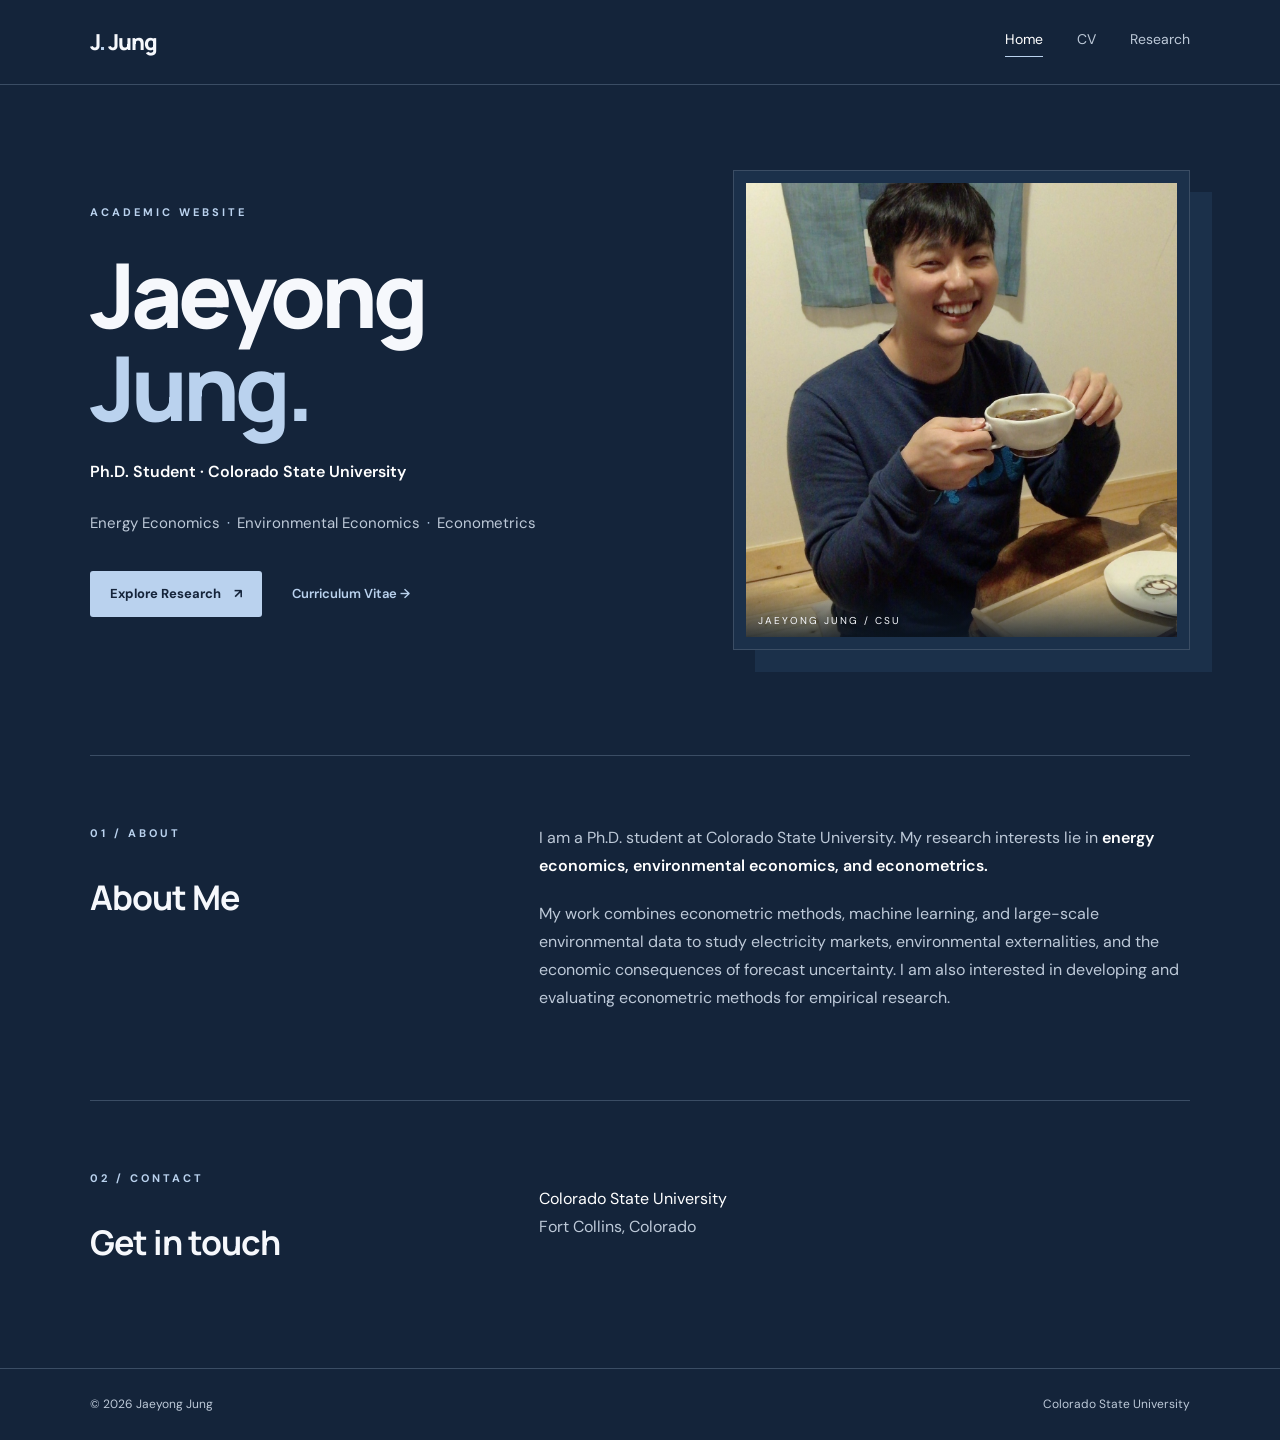
<file: index.html>
<!DOCTYPE html>
<html lang="en">

<head>
  <meta charset="UTF-8">
  <meta name="viewport" content="width=device-width, initial-scale=1.0">

  <meta
    name="description"
    content="Academic website of Jaeyong Jung, Ph.D. student at Colorado State University."
  >

  <title>Jaeyong Jung | Academic Website</title>

  <link rel="stylesheet" href="style.css">
</head>

<body>

  <!-- Header -->
  <header class="top">
    <div class="container nav">

      <a class="logo" href="index.html">
        J<span>.</span> Jung
      </a>

      <nav aria-label="Main navigation">
        <a href="index.html" aria-current="page">Home</a>
        <a href="cv.html">CV</a>
        <a href="research.html">Research</a>
      </nav>

    </div>
  </header>


  <!-- Main Content -->
  <main class="container">

    <!-- Hero Section -->
    <section class="hero">

      <div class="hero-copy">

        <p class="eyebrow">
          ACADEMIC WEBSITE
        </p>

        <h1>
          Jaeyong<br>
          <em>Jung.</em>
        </h1>

        <p class="role">
          Ph.D. Student · Colorado State University
        </p>

        <p class="hero-text">
          Energy Economics
          <span>·</span>
          Environmental Economics
          <span>·</span>
          Econometrics
        </p>

        <div class="hero-links">

          <a class="button" href="research.html">
            Explore Research
            <span aria-hidden="true">↗</span>
          </a>

          <a class="text-link" href="cv.html">
            Curriculum Vitae →
          </a>

        </div>

      </div>


      <!-- Profile Photo -->
      <div class="portrait-frame">

        <img
          src="assets/portrait-candid.jpg"
          alt="Portrait of Jaeyong Jung"
          loading="eager"
        >

        <div class="photo-label">
          JAEYONG JUNG / CSU
        </div>

      </div>

    </section>


    <!-- About Me -->
    <section class="about-grid">

      <div>

        <p class="eyebrow">
          01 / ABOUT
        </p>

        <h2>
          About Me
        </h2>

      </div>

      <div class="about-copy">

        <p>
          I am a Ph.D. student at Colorado State University.
          My research interests lie in
          <strong>
            energy economics, environmental economics,
            and econometrics.
          </strong>
        </p>

        <p>
          My work combines econometric methods, machine learning,
          and large-scale environmental data to study electricity
          markets, environmental externalities, and the economic
          consequences of forecast uncertainty.
          I am also interested in developing and evaluating
          econometric methods for empirical research.
        </p>

      </div>

    </section>


    <!-- Contact -->
    <section class="contact-section">

      <div>

        <p class="eyebrow">
          02 / CONTACT
        </p>

        <h2>
          Get in touch
        </h2>

      </div>

      <p>
        Colorado State University<br>
        <span class="muted">
          Fort Collins, Colorado
        </span>
      </p>

    </section>

  </main>


  <!-- Footer -->
  <footer>

    <div class="container foot">

      <span>
        © 2026 Jaeyong Jung
      </span>

      <span>
        Colorado State University
      </span>

    </div>

  </footer>

</body>
</html>
</file>
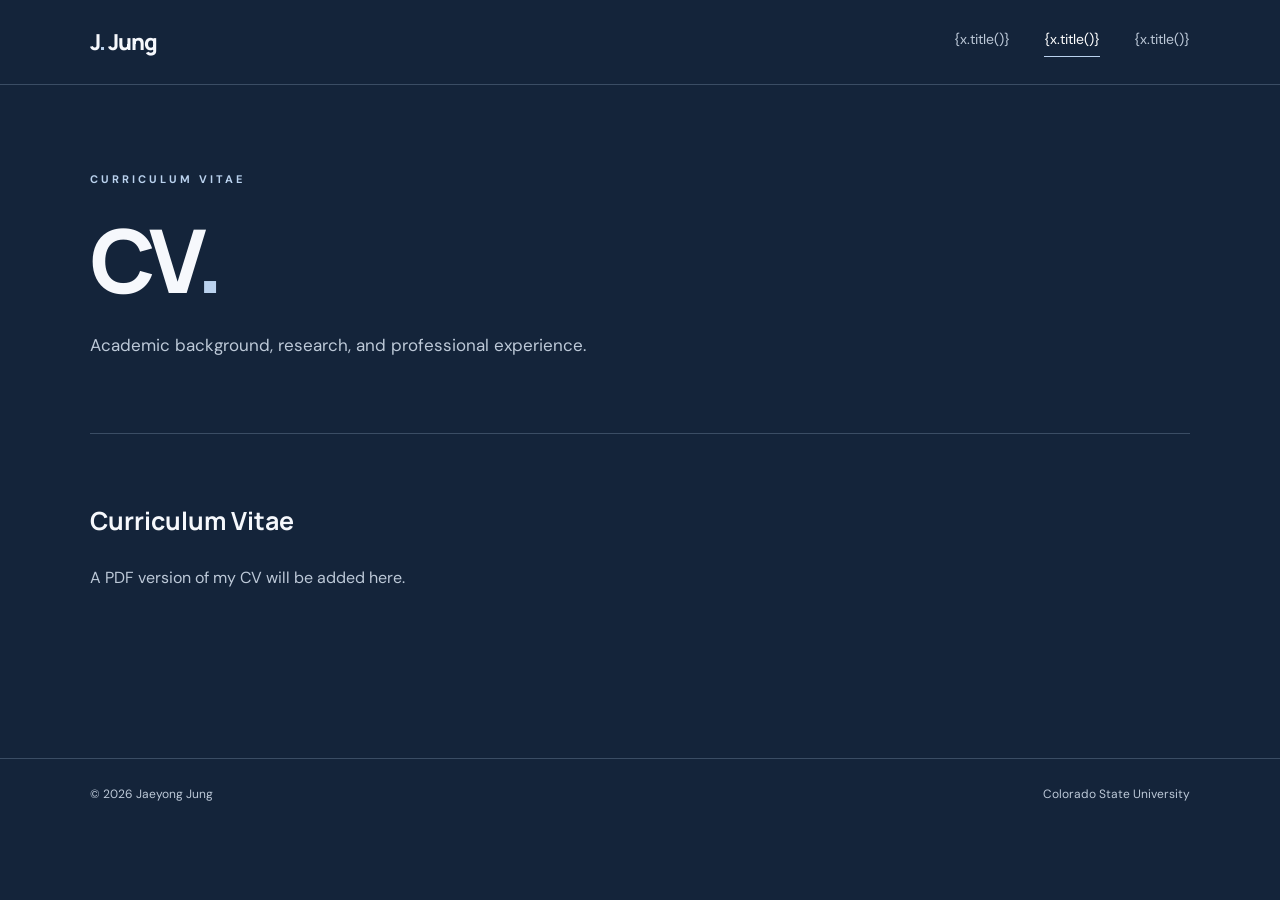
<file: cv.html>
<!doctype html><html lang="en"><head><meta charset="utf-8"><meta name="viewport" content="width=device-width,initial-scale=1"><meta name="description" content="Academic website of Jaeyong Jung, Ph.D. student at Colorado State University."><title>CV | Jaeyong Jung</title><link rel="stylesheet" href="style.css"></head><body><header class="top"><div class="container nav"><a class="logo" href="index.html">J<span>.</span> Jung</a><nav aria-label="Main navigation"><a href="index.html" >{x.title()}</a><a href="cv.html" aria-current="page">{x.title()}</a><a href="research.html" >{x.title()}</a></nav></div></header><main class="container"><section class="page-heading"><p class="eyebrow">CURRICULUM VITAE</p><h1>CV<span class="period">.</span></h1><p class="lede">Academic background, research, and professional experience.</p></section><section class="panel"><h2>Curriculum Vitae</h2><p class="muted">A PDF version of my CV will be added here.</p><!-- Place CV PDF in assets/Jaeyong_Jung_CV.pdf, then add a link here. --></section></main><footer><div class="container foot"><span>© 2026 Jaeyong Jung</span><span>Colorado State University</span></div></footer></body></html>
</file>
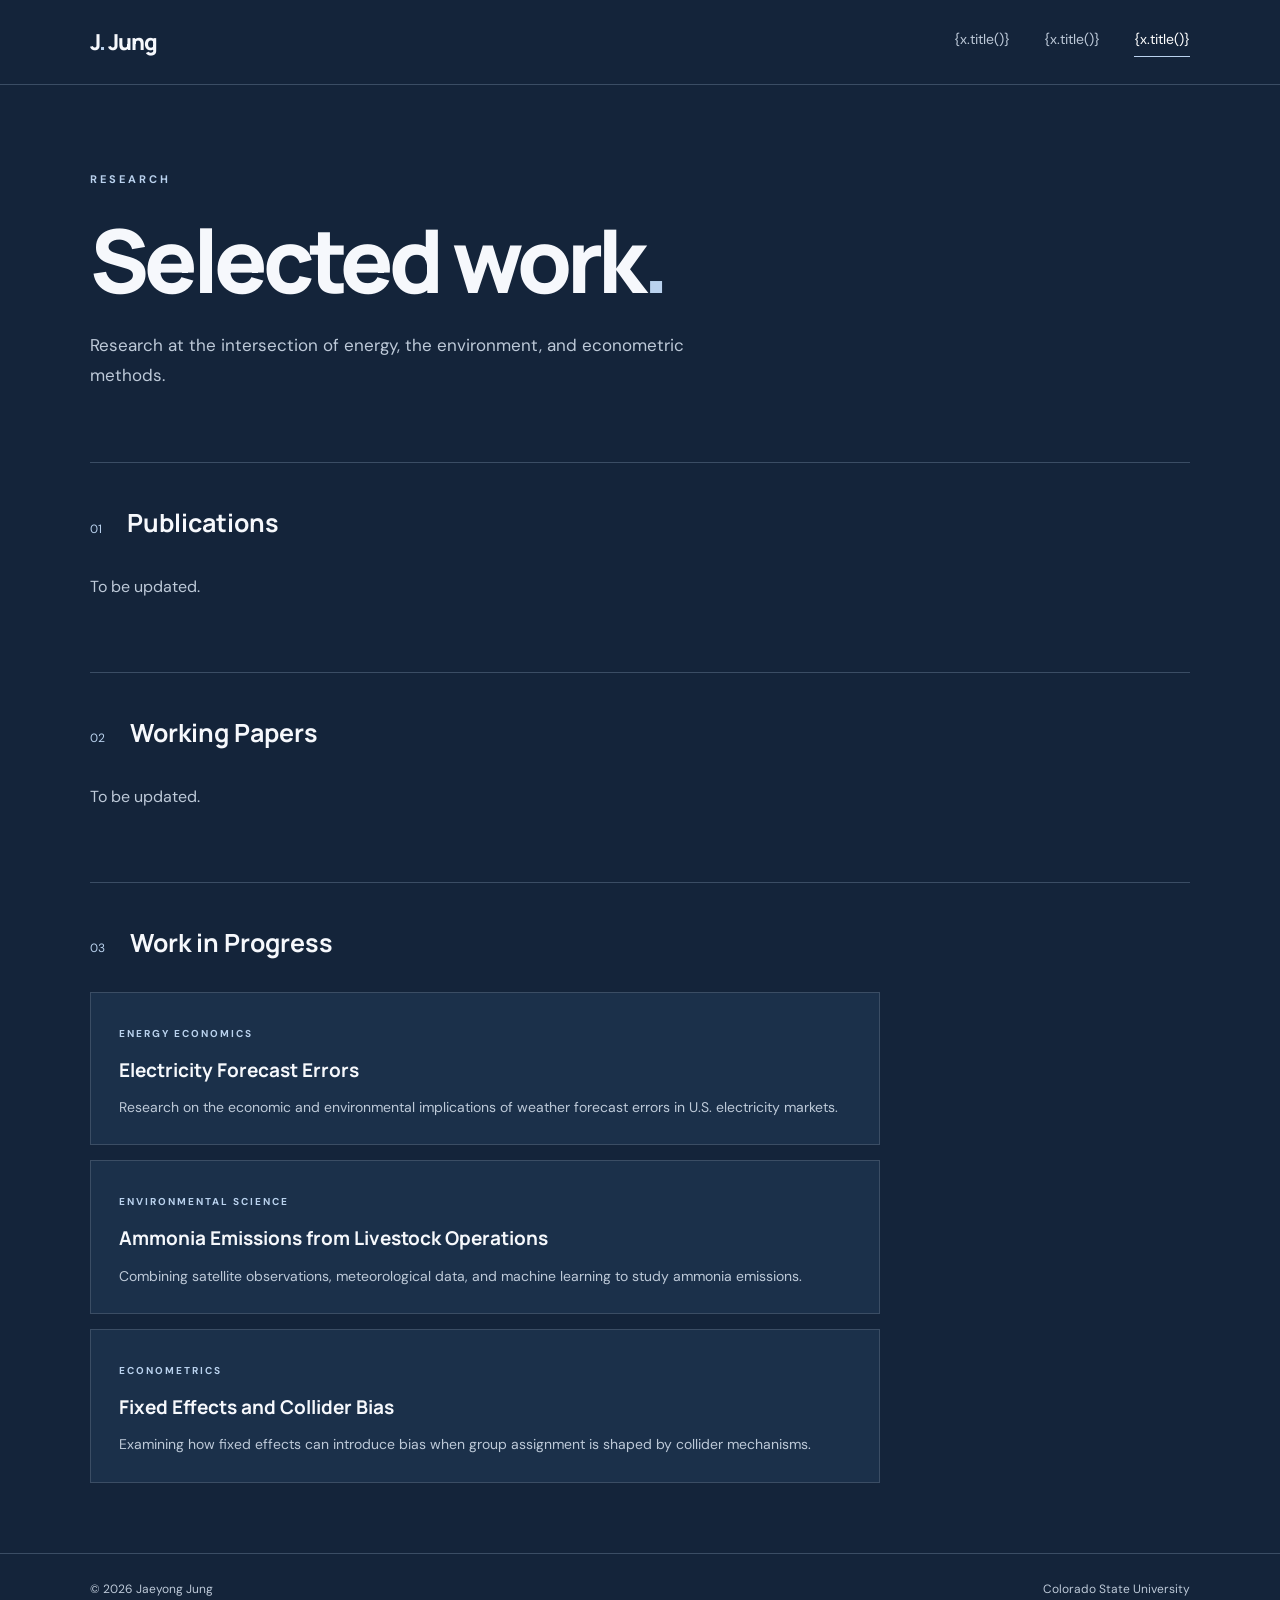
<file: research.html>
<!doctype html><html lang="en"><head><meta charset="utf-8"><meta name="viewport" content="width=device-width,initial-scale=1"><meta name="description" content="Academic website of Jaeyong Jung, Ph.D. student at Colorado State University."><title>Research | Jaeyong Jung</title><link rel="stylesheet" href="style.css"></head><body><header class="top"><div class="container nav"><a class="logo" href="index.html">J<span>.</span> Jung</a><nav aria-label="Main navigation"><a href="index.html" >{x.title()}</a><a href="cv.html" >{x.title()}</a><a href="research.html" aria-current="page">{x.title()}</a></nav></div></header><main class="container"><section class="page-heading"><p class="eyebrow">RESEARCH</p><h1>Selected work<span class="period">.</span></h1><p class="lede">Research at the intersection of energy, the environment, and econometric methods.</p></section><section class="research-block"><div class="block-head"><span>01</span><h2>Publications</h2></div><p class="muted">To be updated.</p></section><section class="research-block"><div class="block-head"><span>02</span><h2>Working Papers</h2></div><p class="muted">To be updated.</p></section><section class="research-block"><div class="block-head"><span>03</span><h2>Work in Progress</h2></div><div class="research-card"><div><span class="tag">ENERGY ECONOMICS</span><h3>Electricity Forecast Errors</h3><p>Research on the economic and environmental implications of weather forecast errors in U.S. electricity markets.</p></div></div><div class="research-card"><div><span class="tag">ENVIRONMENTAL SCIENCE</span><h3>Ammonia Emissions from Livestock Operations</h3><p>Combining satellite observations, meteorological data, and machine learning to study ammonia emissions.</p></div></div><div class="research-card"><div><span class="tag">ECONOMETRICS</span><h3>Fixed Effects and Collider Bias</h3><p>Examining how fixed effects can introduce bias when group assignment is shaped by collider mechanisms.</p></div></div></section></main><footer><div class="container foot"><span>© 2026 Jaeyong Jung</span><span>Colorado State University</span></div></footer></body></html>
</file>
<file: style.css>
@import url('https://fonts.googleapis.com/css2?family=DM+Sans:wght@400;500;600;700&family=Manrope:wght@400;500;600;700;800&display=swap');
:root{--bg:#14243a;--bg2:#1b304a;--text:#f6f8fc;--muted:#bdc9d8;--accent:#bad2ee;--line:#3b4d64}*{box-sizing:border-box}html{scroll-behavior:smooth}body{margin:0;background:var(--bg);color:var(--text);font-family:'DM Sans',Arial,sans-serif;line-height:1.75}a{color:inherit;text-decoration:none}.container{width:min(1100px,calc(100% - 64px));margin:auto}.top{border-bottom:1px solid var(--line)}.nav{height:84px;display:flex;justify-content:space-between;align-items:center}.logo{font-family:Manrope,sans-serif;font-size:22px;font-weight:800;letter-spacing:-1px}.logo span,.period{color:var(--accent)}nav{display:flex;gap:34px}nav a{font-size:14px;color:var(--muted);transition:.2s}nav a:hover,nav a[aria-current]{color:white}nav a[aria-current]{border-bottom:1px solid var(--accent);padding-bottom:5px}.hero{display:grid;grid-template-columns:1.1fr .9fr;align-items:center;gap:85px;padding:85px 0 105px;min-height:640px}.eyebrow{font-size:11px;font-weight:700;letter-spacing:3px;color:var(--accent);margin:0 0 25px}.hero h1,.page-heading h1{font-family:Manrope,Arial,sans-serif;font-size:clamp(60px,7vw,106px);line-height:1.04;letter-spacing:-5px;margin:0 0 25px;font-weight:800}.hero h1 em{font-style:normal;color:var(--accent)}.role{font-size:16px;color:white;font-weight:600}.hero-text{font-size:15px;color:var(--muted);max-width:450px;margin-top:24px}.hero-text span{color:var(--accent);padding:0 3px}.hero-links{display:flex;align-items:center;gap:30px;margin-top:34px}.button{display:inline-block;background:var(--accent);color:#15243a;padding:12px 20px;font-size:13px;font-weight:700;border-radius:3px}.button span{margin-left:10px}.text-link{font-size:13px;font-weight:600;color:var(--accent)}.portrait-frame{height:480px;position:relative;background:var(--bg2);border:1px solid var(--line);padding:12px;box-shadow:22px 22px 0 #1b304a}.portrait-frame img{display:block;width:100%;height:100%;object-fit:cover;object-position:52% 20%;filter:saturate(.86)}.photo-label{position:absolute;bottom:12px;left:12px;right:12px;background:linear-gradient(transparent,rgba(12,24,38,.8));padding:30px 12px 8px;font-size:10px;letter-spacing:2px}.about-grid,.contact-section{border-top:1px solid var(--line);display:grid;grid-template-columns:1fr 1.65fr;gap:55px;padding:68px 0}.about-grid h2,.contact-section h2{font-family:Manrope,sans-serif;font-size:34px;letter-spacing:-1px;margin:0}.about-copy p{font-size:16px;color:var(--muted);margin:0 0 20px}.about-copy strong{color:white;font-weight:600}.contact-section{padding-bottom:95px}.contact-section>p{color:white}.muted{color:var(--muted)}footer{border-top:1px solid var(--line)}.foot{display:flex;justify-content:space-between;padding:25px 0;font-size:12px;color:var(--muted)}.page-heading{padding:85px 0 55px}.page-heading h1{font-size:clamp(55px,7vw,88px)}.lede{color:var(--muted);font-size:17px;max-width:600px}.panel{border-top:1px solid var(--line);padding:45px 0 150px}.panel h2,.block-head h2{font-size:25px;font-family:Manrope,sans-serif}.research-block{border-top:1px solid var(--line);padding:38px 0 55px}.block-head{display:flex;align-items:center;gap:25px}.block-head span{font-size:12px;color:var(--accent)}.block-head h2{margin:0 0 12px}.research-card{padding:25px 28px;margin:15px 0;background:var(--bg2);border:1px solid var(--line);max-width:790px}.tag{color:var(--accent);font-size:10px;letter-spacing:2px;font-weight:700}.research-card h3{font-family:Manrope,sans-serif;margin:8px 0;font-size:19px}.research-card p{margin:0;color:var(--muted);font-size:14px}@media(max-width:760px){.container{width:min(100% - 36px,600px)}.nav{height:70px}.logo{font-size:18px}nav{gap:18px}.hero{grid-template-columns:1fr;gap:45px;padding:55px 0 70px}.hero h1{font-size:72px}.portrait-frame{max-width:430px;height:400px;box-shadow:12px 12px 0 #1b304a}.about-grid,.contact-section{grid-template-columns:1fr;gap:12px;padding:45px 0}.page-heading{padding:55px 0 35px}.foot{gap:20px;flex-wrap:wrap}}
</file>
